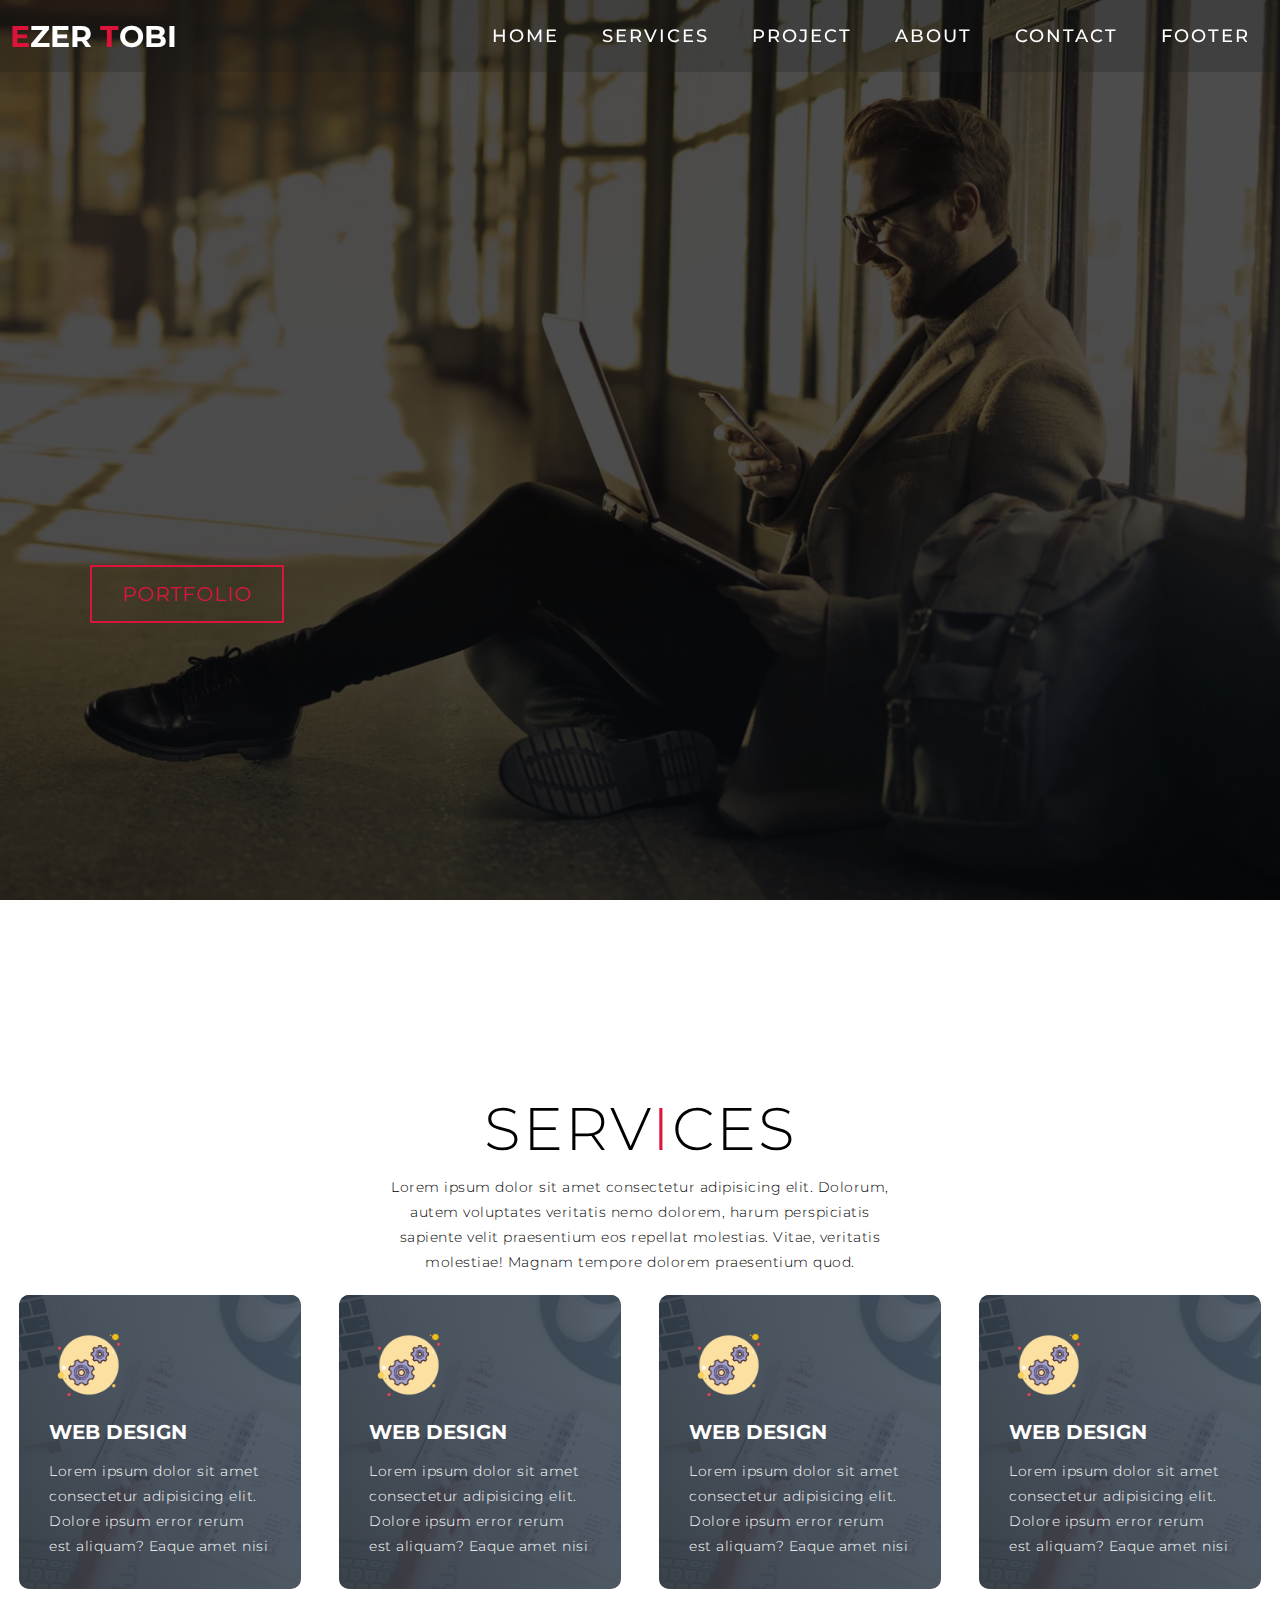
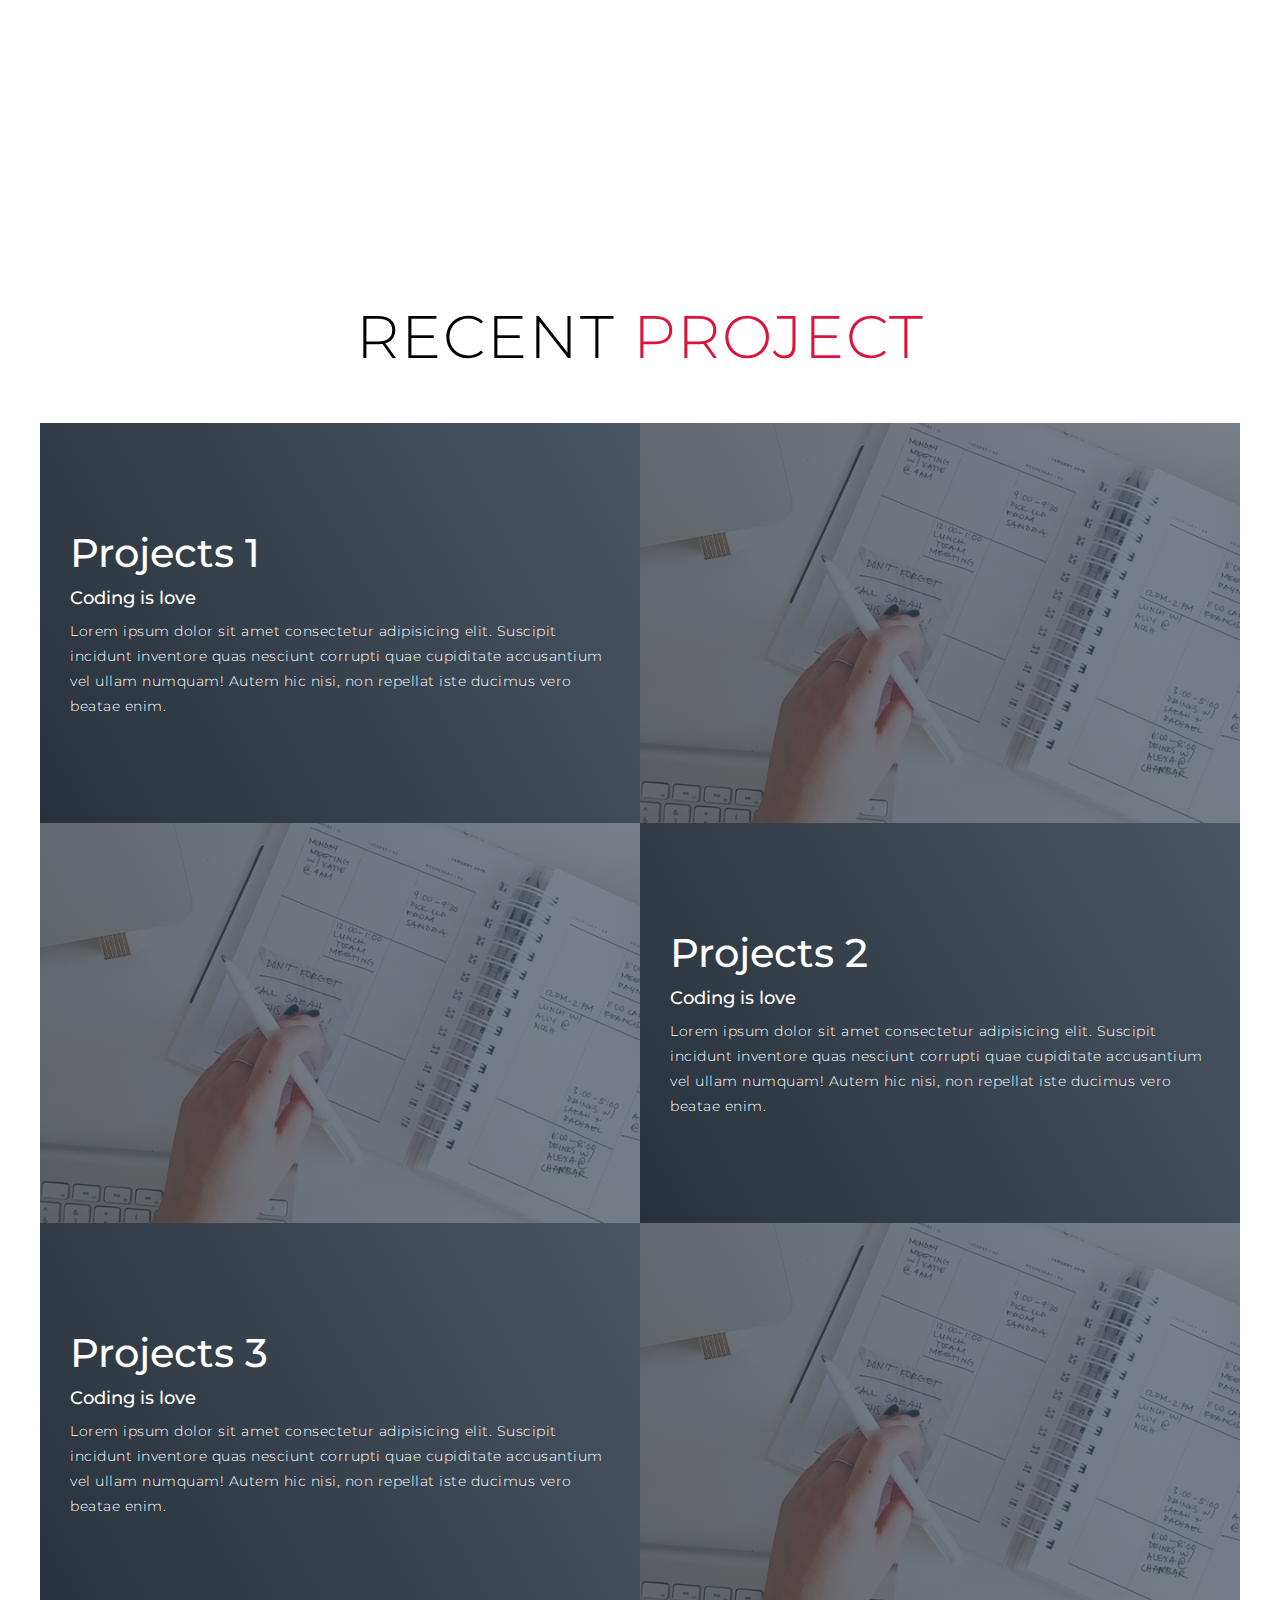
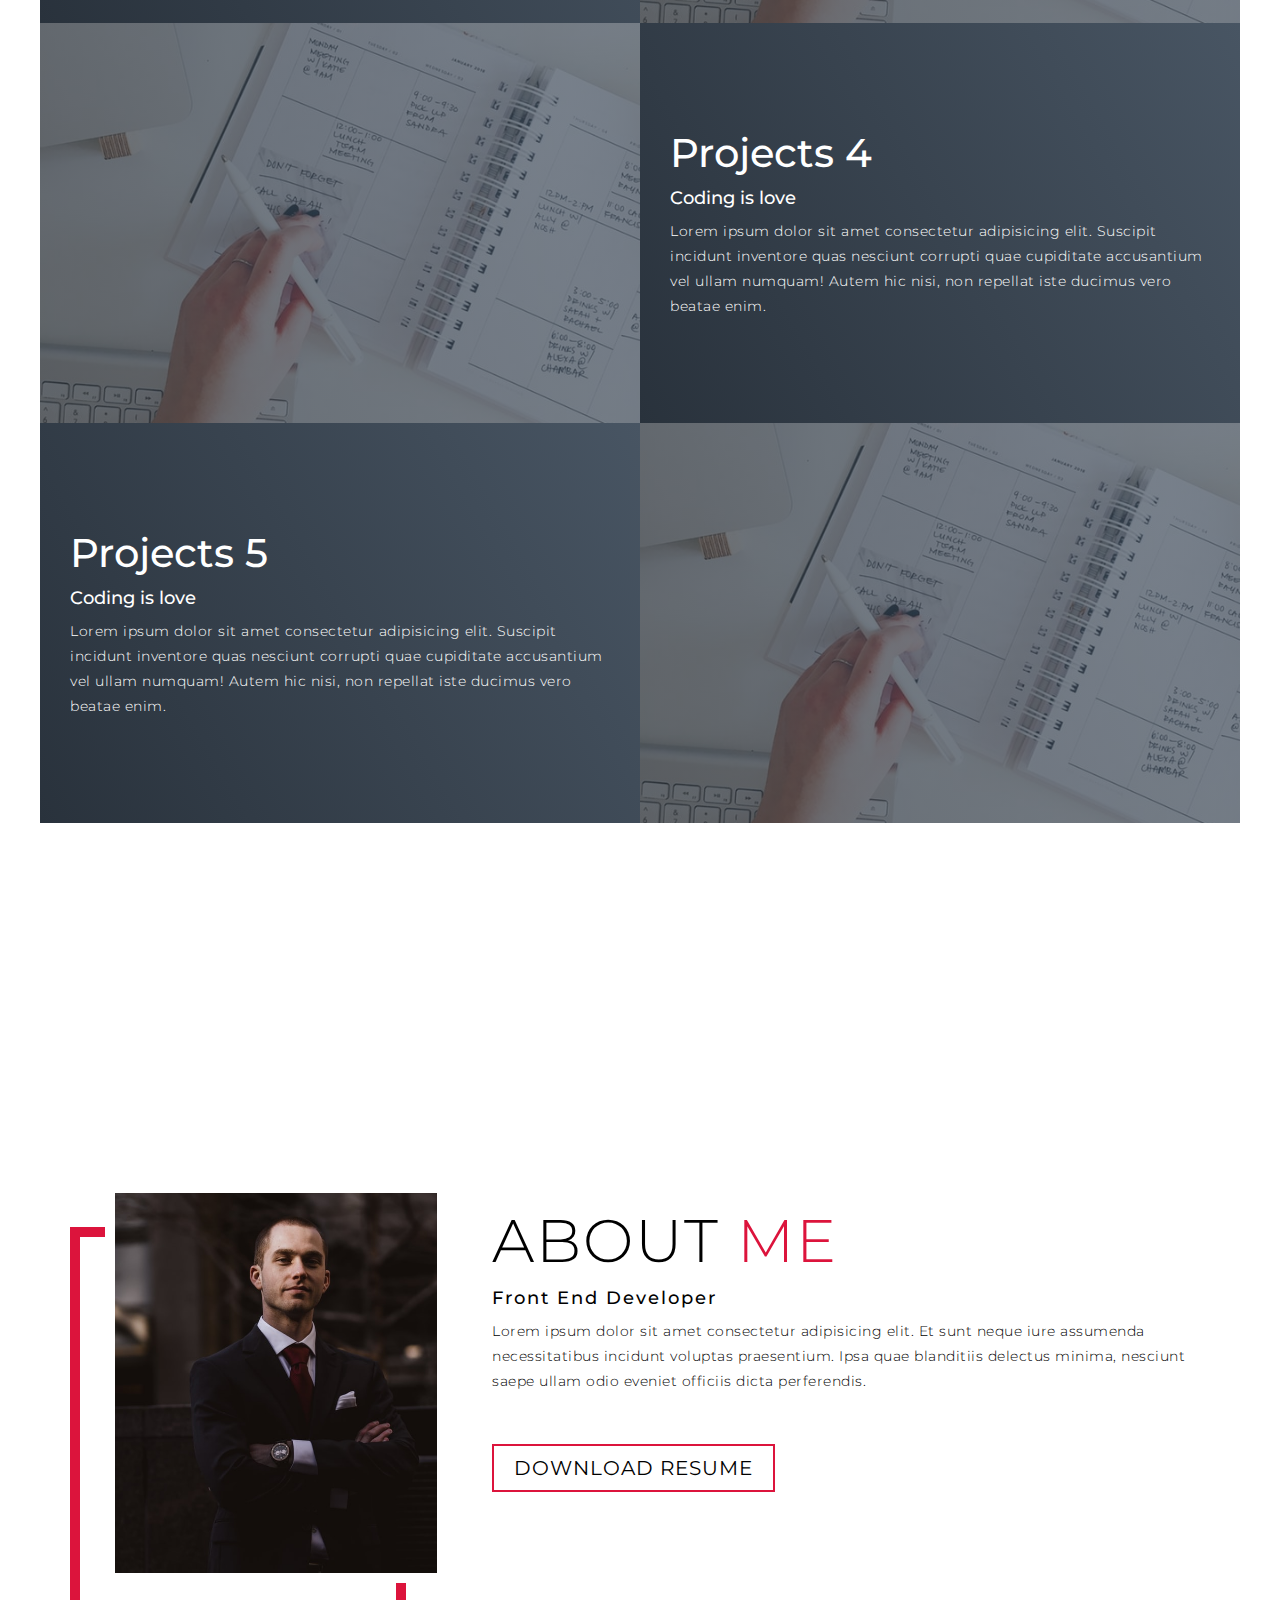
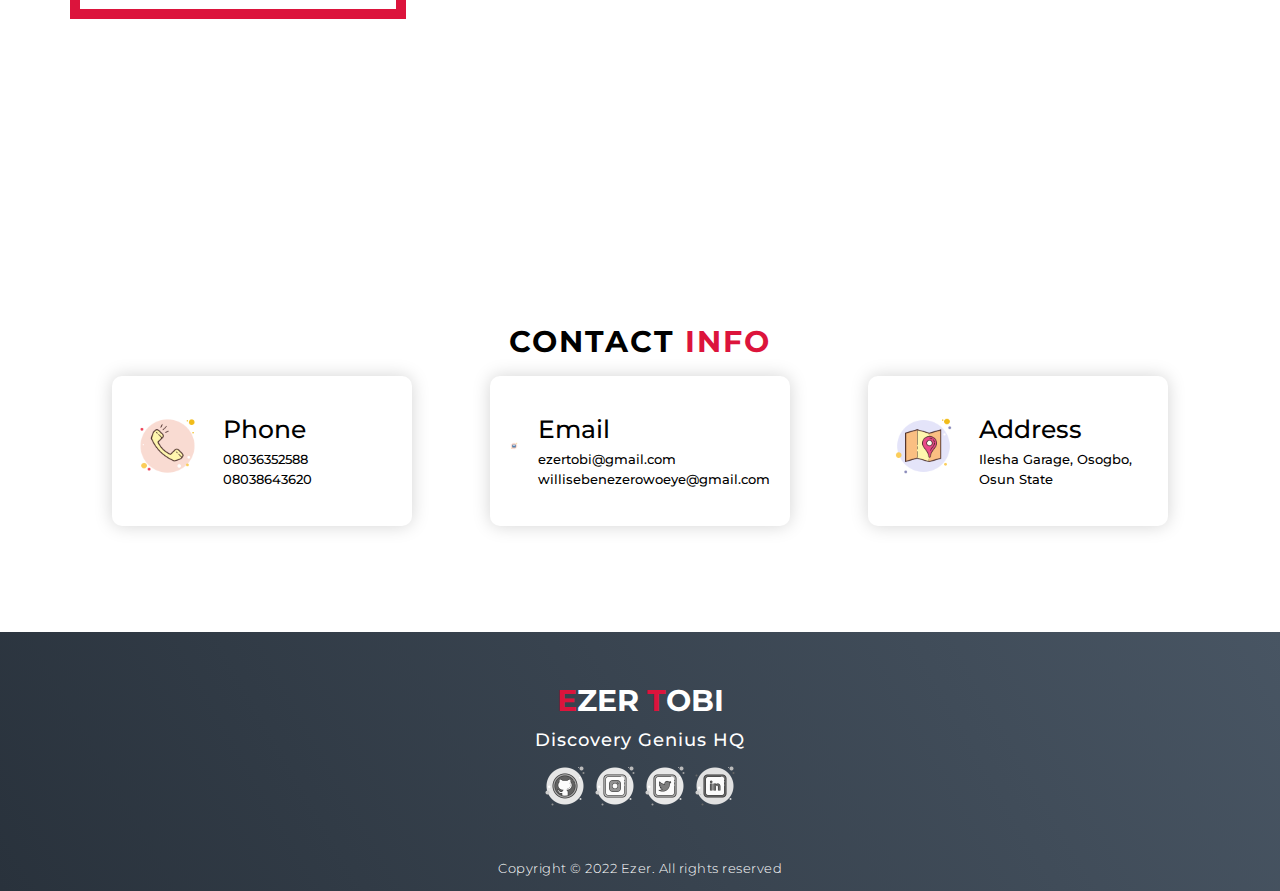
<file: index.html>
<!DOCTYPE html>
<html lang="en">
<head>
    <meta charset="UTF-8">
    <meta name="viewport" content="width=device-width, initial-scale=1.0">
    <link rel="stylesheet" href="style.css">
    
    <title>my website</title>
</head>
<body>
    <!-- Header -->
    <section id="header">
        <div class="header container">
            <div class="nav-bar">
                <div class="brand">
                    <a href="#about"><h1><span>E</span>zer <span>T</span>obi</h1></a>
                </div>
                <div class="nav-list">
                    <div class="hamburger"><div class="bar"></div></div>
                    <ul>
                        <li><a href="#hero" data-after="Home">Home</a></li>
                        <li><a href="#services" data-after="Services">Services</a></li>
                        <li><a href="#projects" data-after="Project">Project</a></li>
                        <li><a href="#about" data-after="About">About</a></li>
                        <li><a href="#contact" data-after="Contact">Contact</a></li>
                        <li><a href="#footer" data-after="Footer">Footer</a></li>
                    </ul>
                </div>
            </div>
        </div>
    </section>
    <!-- End Header -->
    <!-- Hero Section -->
    <section id="hero"> 
        <div class="hero container">
            <div>
            <h1>Hello, <span></span></h1>
            <h1>My Name is <span></span></h1>
            <h1>Ezer <span></span></h1>
            <a href="#projects" type="botton" class="cta">Portfolio</a>

            </div>
        </div>
<!-- End Hero Section -->
        </section>
   <!-- Service Section -->
   <section id="services">
    <div class="services container">
        <div class="service-top">
            <h1 class="section-title">Serv<span>i</span>ces</h1>
            <p>Lorem ipsum dolor sit amet consectetur adipisicing elit. Dolorum, autem voluptates
                 veritatis nemo dolorem, harum perspiciatis sapiente velit praesentium eos repellat molestias.
                  Vitae, veritatis molestiae! Magnam tempore dolorem praesentium quod.</p>
        </div>
        <div class="service-bottom">
            <div class="service-item">
                <div class="icon"><img src="./img/services.png" alt=""></div>
                <h2>Web Design</h2>
                <p>Lorem ipsum dolor sit amet consectetur adipisicing elit. 
                    Dolore ipsum error rerum est aliquam? Eaque amet nisi</p>
            </div>
            <div class="service-item">
                <div class="icon"><img src="./img/services.png" alt=""></div>
                <h2>Web Design</h2>
                <p>Lorem ipsum dolor sit amet consectetur adipisicing elit. 
                    Dolore ipsum error rerum est aliquam? Eaque amet nisi</p>
            </div>
            <div class="service-item">
                <div class="icon"><img src="./img/services.png" alt=""></div>
                <h2>Web Design</h2>
                <p>Lorem ipsum dolor sit amet consectetur adipisicing elit. 
                    Dolore ipsum error rerum est aliquam? Eaque amet nisi</p>
            </div>
            <div class="service-item">
                <div class="icon"><img src="./img/services.png" alt=""></div>
                <h2>Web Design</h2>
                <p>Lorem ipsum dolor sit amet consectetur adipisicing elit. 
                    Dolore ipsum error rerum est aliquam? Eaque amet nisi</p>
            </div>
        </div>
    </div>
        <!-- End Service Section -->
        
        <!--Project Section  -->
    <section id="projects">
        <div class="projects container">
                <div class="projects-header">
                    <h1 class="section-title">Recent <span>Project</span></h1>
                </div>
                <div class="all-projects">
                    <div class="project-item">
                        <div class="project-info">
                        <h1>Projects 1</h1>
                        <h2>Coding is love</h2>
                        <p>Lorem ipsum dolor sit amet consectetur adipisicing elit. 
                            Suscipit incidunt inventore quas nesciunt corrupti quae 
                            cupiditate accusantium vel ullam numquam! Autem hic nisi, 
                            non repellat iste ducimus vero beatae enim.</p>
                        </div>
                        <div class="project-img">
                        <img src="./img/img-1.png" alt="img">
                        </div>
                    </div>
                    <div class="project-item">
                        <div class="project-info">
                        <h1>Projects 2</h1>
                        <h2>Coding is love</h2>
                        <p>Lorem ipsum dolor sit amet consectetur adipisicing elit. 
                            Suscipit incidunt inventore quas nesciunt corrupti quae 
                            cupiditate accusantium vel ullam numquam! Autem hic nisi, 
                            non repellat iste ducimus vero beatae enim.</p>
                        </div>
                        <div class="project-img">
                        <img src="./img/img-1.png" alt="img">
                        </div>
                    </div>
                    <div class="project-item">
                        <div class="project-info">
                        <h1>Projects 3</h1>
                        <h2>Coding is love</h2>
                        <p>Lorem ipsum dolor sit amet consectetur adipisicing elit. 
                            Suscipit incidunt inventore quas nesciunt corrupti quae 
                            cupiditate accusantium vel ullam numquam! Autem hic nisi, 
                            non repellat iste ducimus vero beatae enim.</p>
                        </div>
                        <div class="project-img">
                        <img src="./img/img-1.png" alt="img">
                        </div>
                    </div>
                    <div class="project-item">
                        <div class="project-info">
                        <h1>Projects 4</h1>
                        <h2>Coding is love</h2>
                        <p>Lorem ipsum dolor sit amet consectetur adipisicing elit. 
                            Suscipit incidunt inventore quas nesciunt corrupti quae 
                            cupiditate accusantium vel ullam numquam! Autem hic nisi, 
                            non repellat iste ducimus vero beatae enim.</p>
                        </div>
                        <div class="project-img">
                        <img src="./img/img-1.png" alt="img">
                        </div>
                    </div>
                    <div class="project-item">
                        <div class="project-info">
                        <h1>Projects 5</h1>
                        <h2>Coding is love</h2>
                        <p>Lorem ipsum dolor sit amet consectetur adipisicing elit. 
                            Suscipit incidunt inventore quas nesciunt corrupti quae 
                            cupiditate accusantium vel ullam numquam! Autem hic nisi, 
                            non repellat iste ducimus vero beatae enim.</p>
                        </div>
                        <div class="project-img">
                        <img src="./img/img-1.png" alt="img">
                        </div>
                    </div>
           
            </div>

        </div>
    </section>
        <!--End Project Section  -->
<!-- About Section -->
<section id="about">
    <div class="about container">
        <div class="col-left">
            <div class="about-img">
                <img src="./img/img-2.png" alt="img">
            </div>
        </div>
        <div class="col-right">
            <h1 class="section-title">About <span>Me</span></h1>
            <h2>Front End Developer</h2>
            <p>Lorem ipsum dolor sit amet consectetur adipisicing elit. 
                Et sunt neque iure assumenda necessitatibus incidunt voluptas praesentium. 
                Ipsa quae blanditiis delectus minima,
                 nesciunt saepe ullam odio eveniet officiis dicta perferendis.</p>
                 <a href="#" class="cta">Download Resume</a>
        </div>
    </div>

</section>
<!--End  About Section -->
<!-- Contact Section -->
<section id="contact">
    <div class="contact container">
        <div>
            <h1 class="section-title">Contact <span>info</span></h1>
        </div>
        <div class="contact-items">
            <div class="contact-item">
                <div class="icon"><img src="./img/phone.png"></div>
                <div class="contact-info">
                    <h1>Phone</h1>
                    <h2>08036352588</h2>
                    <h2>08038643620</h2>
                </div>
            </div>
            <div class="contact-item">
                <div class="icon"><img src="./img/new-post.png"></div>
                <div class="contact-info">
                    <h1>Email</h1>
                    <h2>ezertobi@gmail.com</h2>
                    <h2>willisebenezerowoeye@gmail.com</h2>
                </div> 
            </div>
            <div class="contact-item">
                <div class="icon"><img src="./img/map-marker.png"></div>
                <div class="contact-info">
                    <h1>Address</h1>
                    <h2>Ilesha Garage, Osogbo, Osun State</h2>
                </div>
            </div>
        </div>
    </div>
</section>
<!-- End Contact Section -->
<!-- Footer -->
<section id="footer">
    <div class="footer container">
        <div class="brand"><h1><span>E</span>zer <span>T</span>obi</h1></div>
        <h2>Discovery Genius HQ</h2>
        <div class="social-icon">
            <div class="social-item">
                <a href="#"><img src="./img/icons8-github-100.png" alt="github-icon"></a>
            </div>
            <div class="social-item">
                <a href="#"><img src="./img/instagram-new.png" alt="ig-icon"></a>
            </div>
            <div class="social-item">
                <a href="#"><img src="./img/icons8-twitter-squared-100.png" alt="twitter-icon"></a>
            </div>
            <div class="social-item">
                <a href="#"><img src="./img/icons8-linkedin-100.png" alt="linkedIn-icon"></a>
            </div>
        </div>
        <p>Copyright © 2022 Ezer. All rights reserved</p>
    </div>
</section>

<!-- End Footer -->
<script src="./app.js"></script>
</body>
</html>
</file>
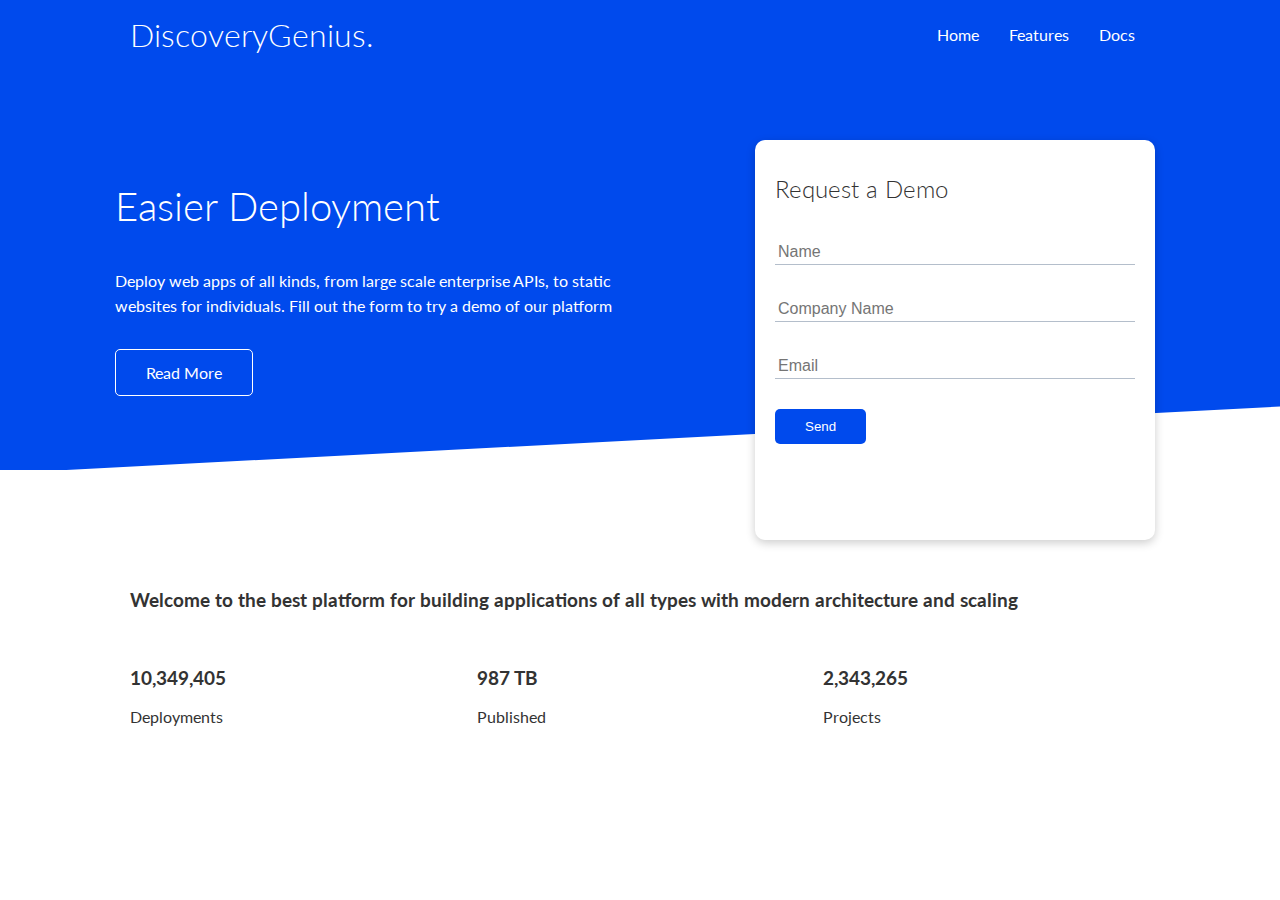
<file: Landing/index.html>
<!DOCTYPE html>
<html lang="en">
<head>
    <meta charset="UTF-8">
    <meta name="viewport" content="width=device-width, initial-scale=1.0">
     <link rel="stylesheet" href="https://cdnjs.cloudflare.com/ajax/libs/font-awesome/5.15.1/css/all.min.css" 
     integrity="sha512-+4zCK9k+qNFUR5X+cKL9EIR+ZOhtIloNl9GIKS57V1MyNsYpYcUrUeQc9vNfzsWfV28IaLL3i96P9sdNyeRssA==" 
     crossorigin="anonymous" referrerpolicy="no-referrer" />
    <link rel="stylesheet" href="css/style.css">
    <link rel="stylesheet" href="css/utilities.css">
    <title>DiscoveryGenius</title>
</head>
<body>
    <!-- NavBar -->
    <div class="navbar">
        <div class="container flex">
            <h1 class="logo">DiscoveryGenius.</h1>
            <nav>
                <ul>
                    <li><a href="index.html">Home</a></li>
                    <li><a href="features.html">Features</a></li>
                    <li><a href="docs.html">Docs</a></li>
                </ul>
            </nav>
        </div>
    </div>
    
    <!-- Showcase -->
    <section class="showcase">
        <div class="container grid">
            <div class="showcase-text">
                <h1>Easier Deployment</h1>
                <p>Deploy web apps of all kinds, from large scale
                    enterprise APIs, to static websites for individuals.
                    Fill out the form to try a demo of our platform
                </p>
                <a href="features.html" class="btn btn-outline">Read More</a>
            </div>
            
            <div class="showcase-form card">
                <h2>Request a Demo</h2>
                <form>
                    <div class="form-control">
                        <input type="text" name="name" placeholder="Name" required>
                    </div>
                    <div class="form-control">
                        <input type="text" name="Company Name" placeholder="Company Name" required>
                    </div>
                    <div class="form-control">
                        <input type="email" name="email" placeholder="Email" required>
                    </div>
                    <input type="submit" value="Send" class="btn btn-primary">
                </form>
            </div>
        </div>
    </section>
<!-- Stats -->
<section class="stats">
    <div class="container">
        <h3 class="stats-heading text-center my-1">
            Welcome to the best platform for building applications of all
            types with modern architecture and scaling
        </h3>
        <div class="grid grid-3 text-container my-4">
        <div>
            <i class="fas fa-server fa-3x"></i>
            <h3>10,349,405</h3>
            <p class="text-secondary">Deployments</p>
        </div>
        <div>   
            <i class="fas fa-upload fa-3x"></i>
            <h3>987 TB</h3>
            <p class="text-secondary">Published</p>
        </div>
        <div>
            <i class="fas fa-project-diagram fa-3x"></i>
            <h3>2,343,265</h3>
            <p class="text-secondary">Projects</p>
        </div>
    </div>
</div>



</section>














</body>
</html>
</file>
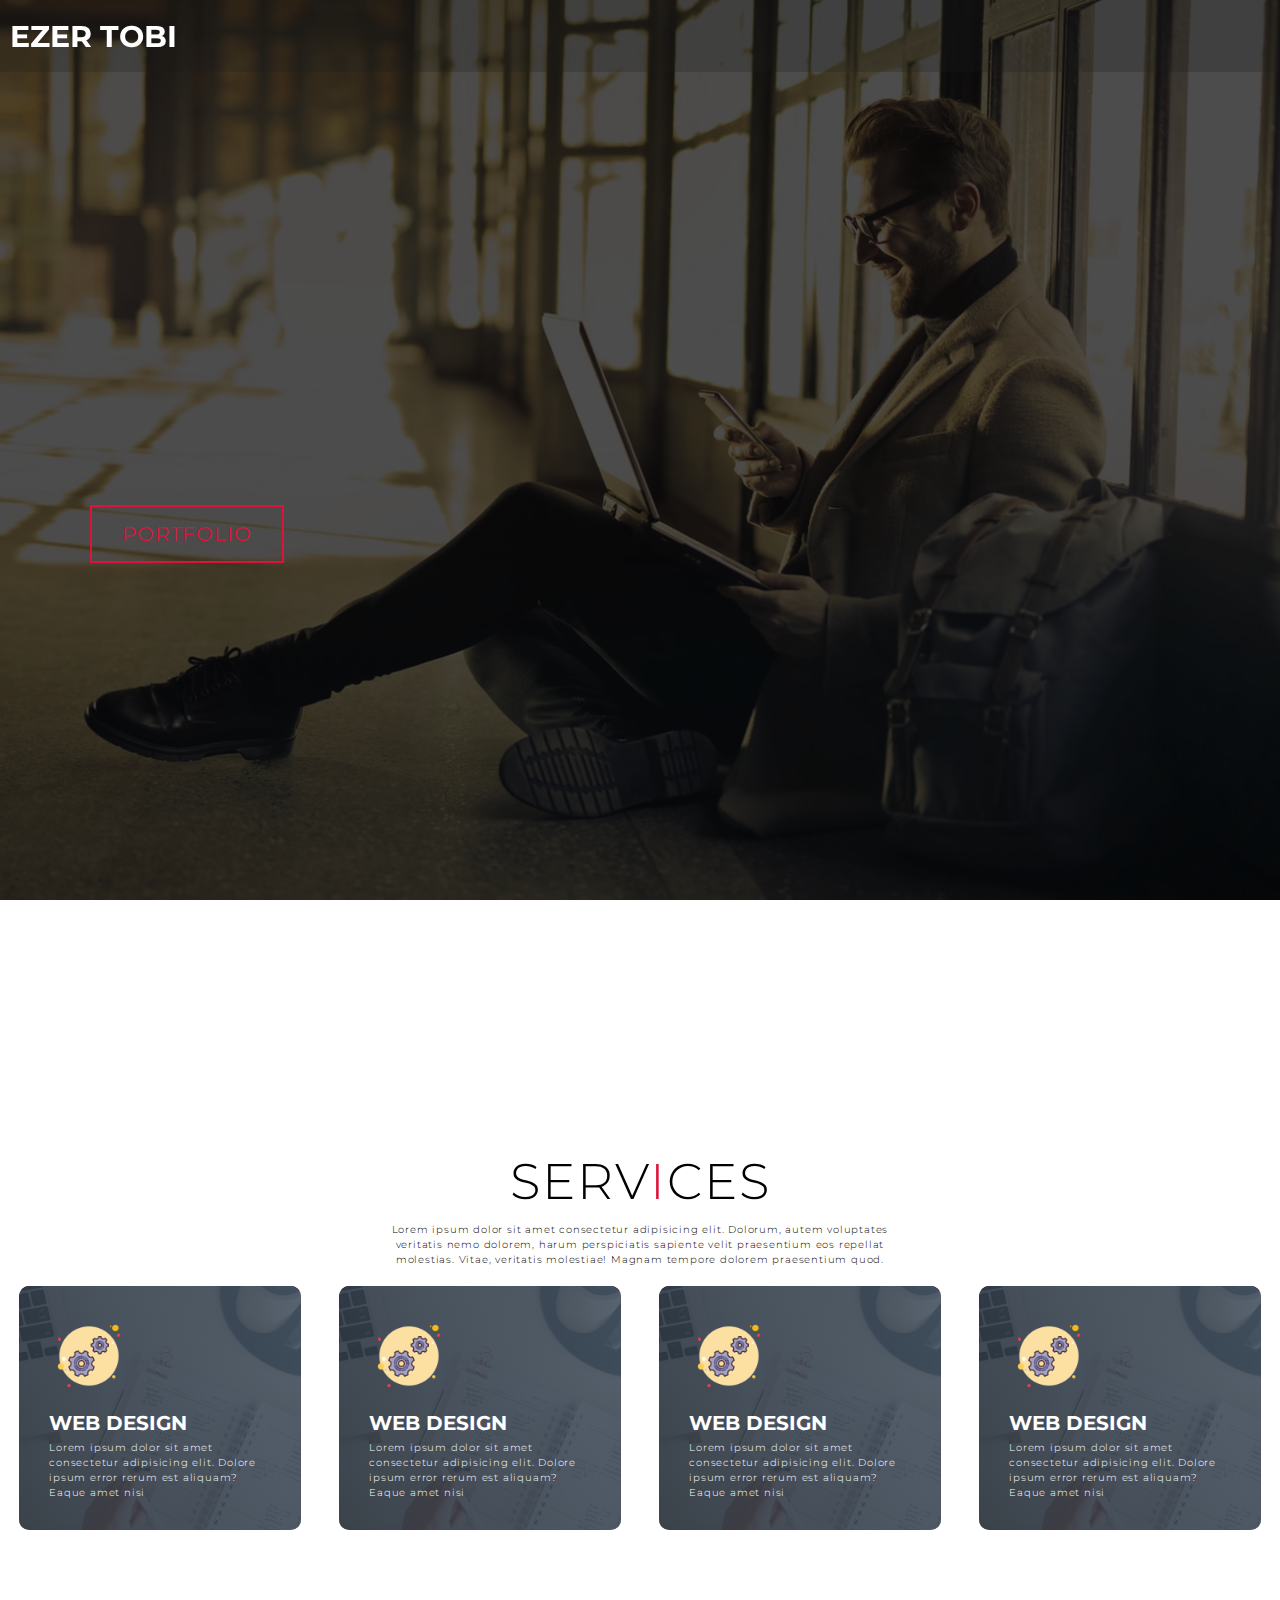
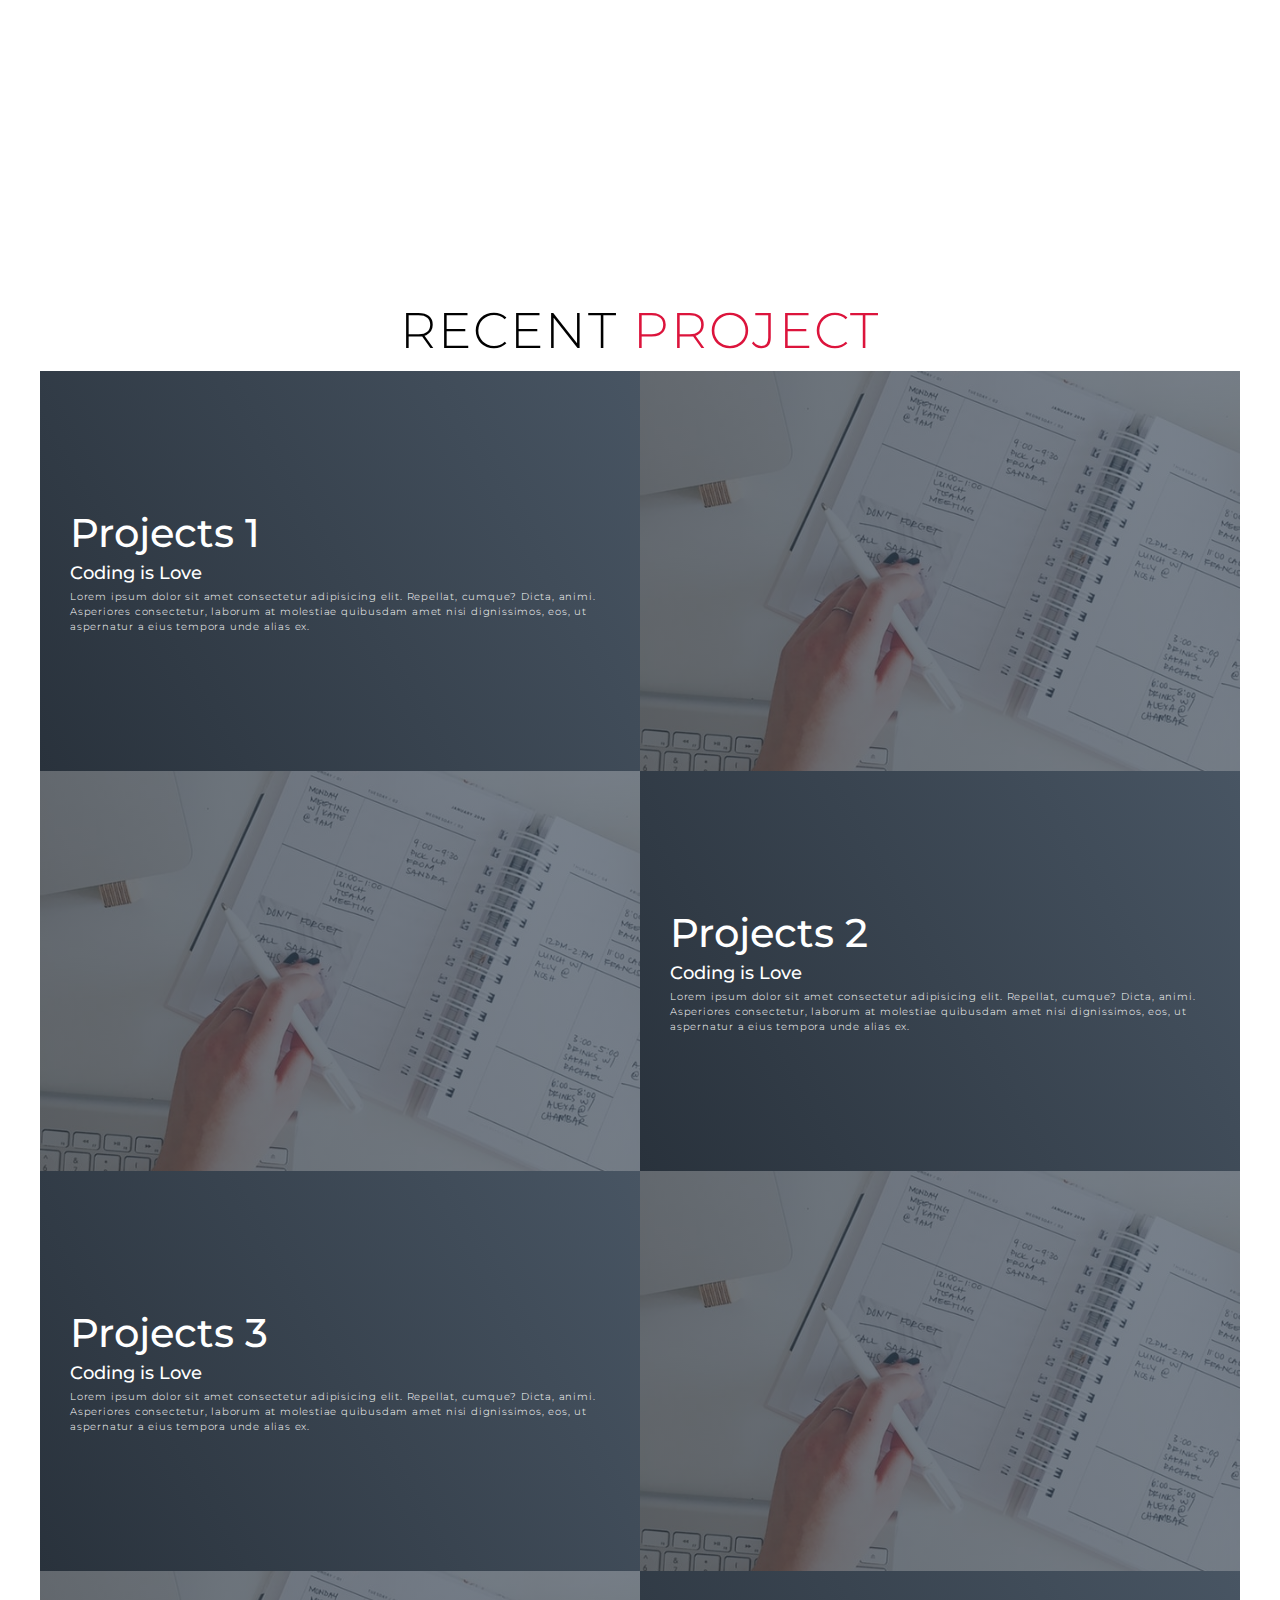
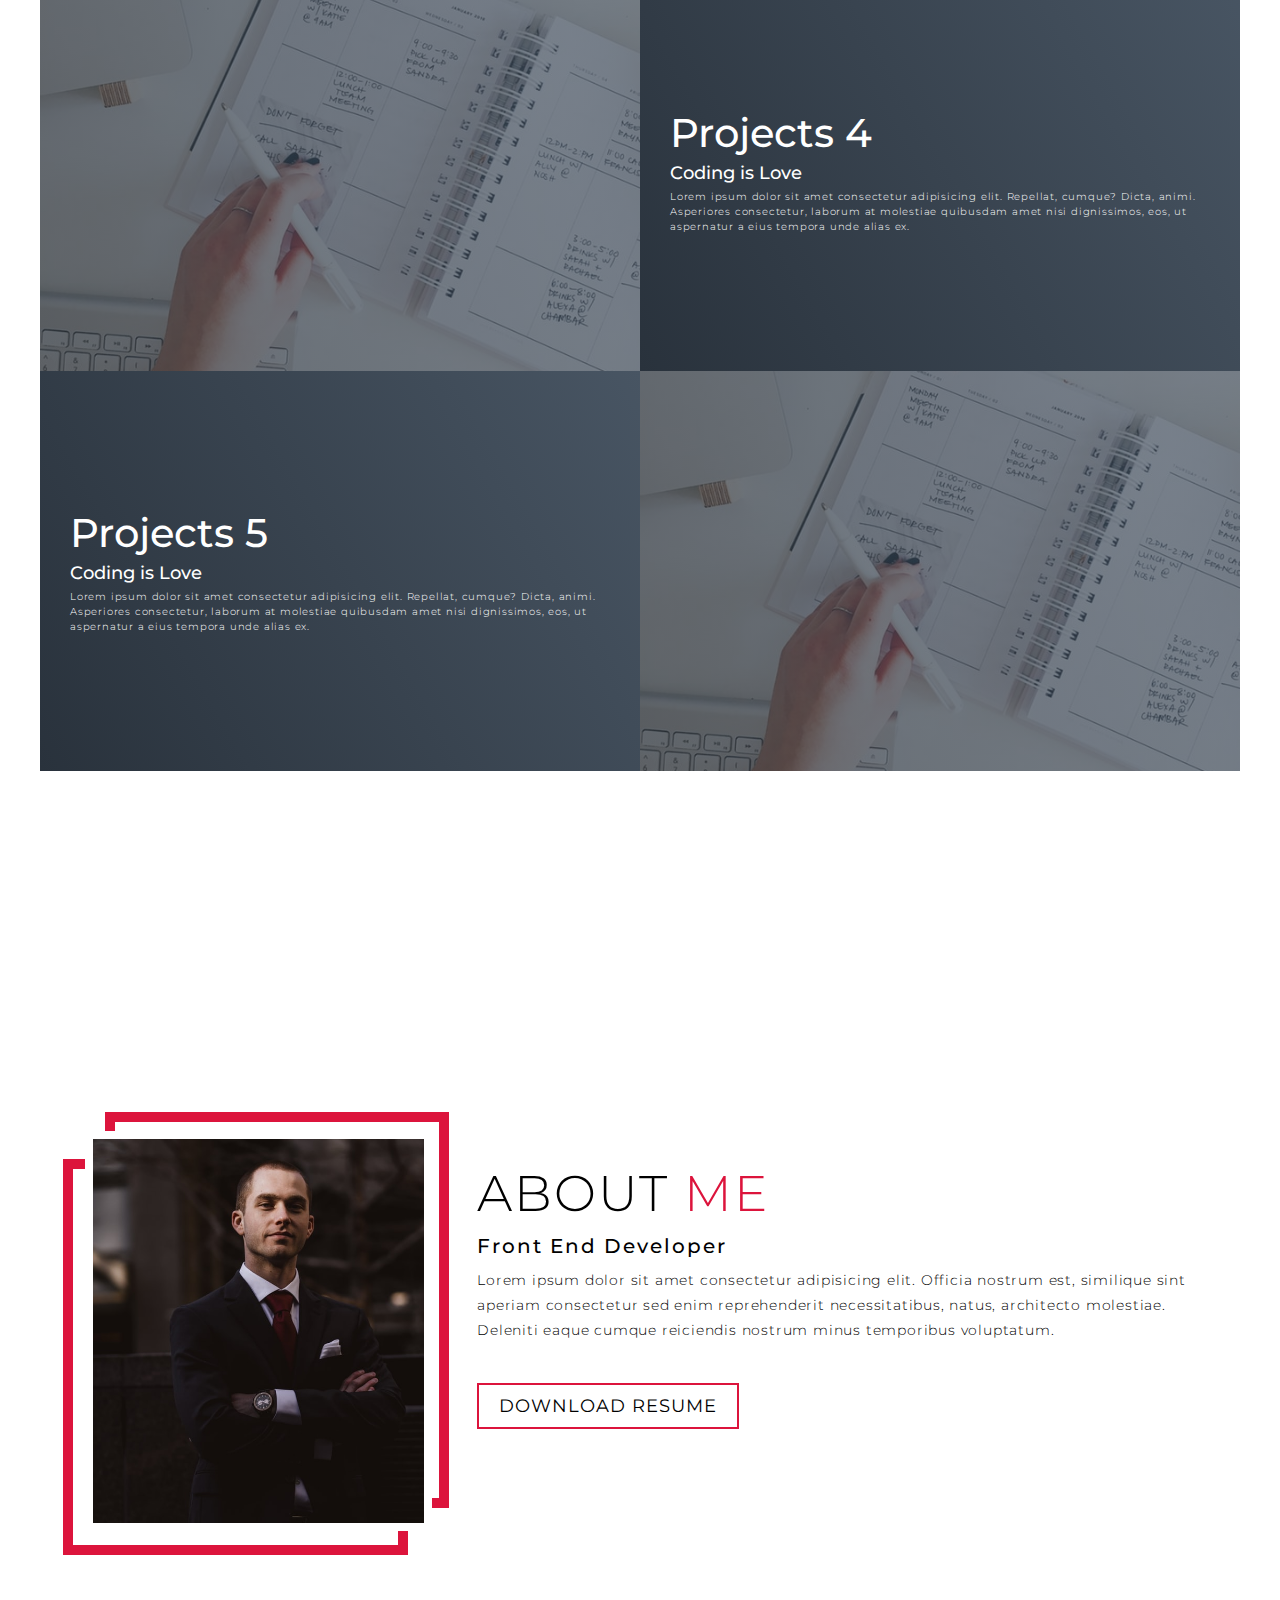
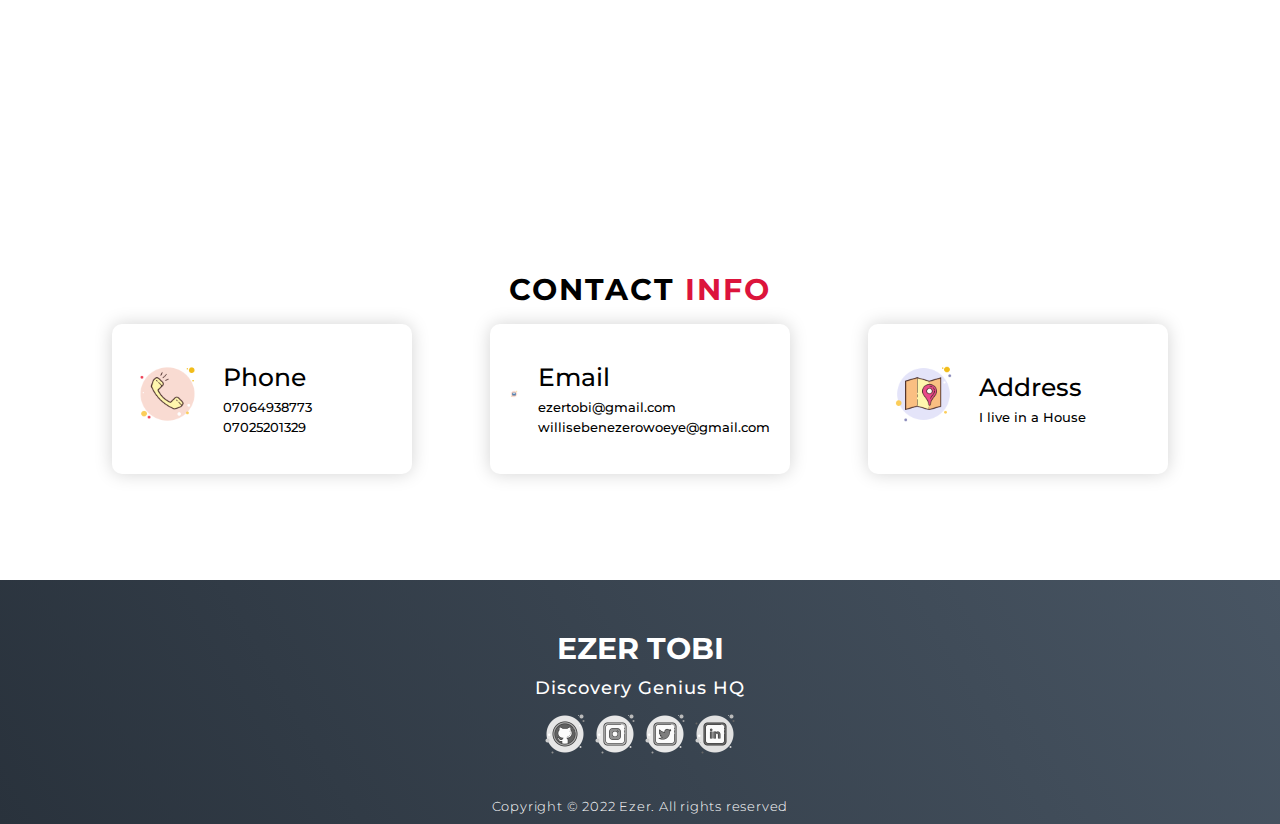
<file: my_index.html>
<!DOCTYPE html>
<html lang="en">
<head>
    <meta charset="UTF-8">
    <meta name="viewport" content="width=device-width, initial-scale=1.0">
    <title>MyWork</title>
    <link rel="stylesheet" href="./my_style.css">
</head>
<body>
    <!-- header section -->
    <section id="header">
        <div class="header container">
            <div class="nav-bar">
                <div class="brand">
                    <a href="#about"><h1>ezer tobi</h1></a>
                </div>
                <div class="nav-list">
                    <ul>
                        <li><a href="#hero">Home</a></li>
                        <li><a href="#services">Services</a></li>
                        <li><a href="#projects">Project</a></li>
                        <li><a href="#about">About</a></li>
                        <li><a href="#contact">Contact</a></li>
                        <li><a href="#footer">Others</a></li>
                    </ul>
                </div>

            </div>
        </div>
    </section>
    <!-- end header section -->
    <!-- Hero Sectiom -->
    <section id="hero">
        <div class="hero container">
            <div>
            <h1>Hello <span></span></h1>
            <h1>My Name is <span></span></h1>
            <h1>Ezer <span></span></h1>
            <a href="#" type="botton" class="cta">Portfolio</a>
            </div>
        </div>
    </section>
    <!--End  Hero Sectiom -->
     <!-- Service Section -->
   <section id="services">
    <div class="services container">
        <div class="service-top">
            <h1 class="section-title">Serv<span>i</span>ces</h1>
            <p>Lorem ipsum dolor sit amet consectetur adipisicing elit. Dolorum, autem voluptates
                 veritatis nemo dolorem, harum perspiciatis sapiente velit praesentium eos repellat molestias.
                  Vitae, veritatis molestiae! Magnam tempore dolorem praesentium quod.</p>
        </div>
        <div class="service-bottom">
            <div class="service-item">
                <div class="icon"><img src="./img/services.png" alt=""></div>
                <h2>Web Design</h2>
                <p>Lorem ipsum dolor sit amet consectetur adipisicing elit. 
                    Dolore ipsum error rerum est aliquam? Eaque amet nisi</p>
            </div>
            <div class="service-item">
                <div class="icon"><img src="./img/services.png" alt=""></div>
                <h2>Web Design</h2>
                <p>Lorem ipsum dolor sit amet consectetur adipisicing elit. 
                    Dolore ipsum error rerum est aliquam? Eaque amet nisi</p>
            </div>
            <div class="service-item">
                <div class="icon"><img src="./img/services.png" alt=""></div>
                <h2>Web Design</h2>
                <p>Lorem ipsum dolor sit amet consectetur adipisicing elit. 
                    Dolore ipsum error rerum est aliquam? Eaque amet nisi</p>
            </div>
            <div class="service-item">
                <div class="icon"><img src="./img/services.png" alt=""></div>
                <h2>Web Design</h2>
                <p>Lorem ipsum dolor sit amet consectetur adipisicing elit. 
                    Dolore ipsum error rerum est aliquam? Eaque amet nisi</p>
            </div>
        </div>
    </div>
        <!-- End Service Section -->

        <!-- Project section -->
        <section id="projects">
            <div class="projects container">
                <div class="project-header">
                    <h1 class="section-title">Recent <span>Project</span></h1>
                </div>
                <div class="all-projects">
                    <div class="project-item">
                    <div class="project-info">
                        <h1>Projects 1</h1>
                        <h2>Coding is Love</h2>
                        <p>Lorem ipsum dolor sit amet consectetur adipisicing elit. 
                            Repellat, cumque? Dicta, animi. Asperiores consectetur, 
                            laborum at molestiae quibusdam amet nisi dignissimos, eos, 
                            ut aspernatur a eius tempora unde alias ex.</p>
                    </div>
                    <div class="project-img">
                        <img src="./img/img-1.png" alt="img">
                    </div>
                 </div>
                 <div class="project-item">
                    <div class="project-info">
                        <h1>Projects 2</h1>
                        <h2>Coding is Love</h2>
                        <p>Lorem ipsum dolor sit amet consectetur adipisicing elit. 
                            Repellat, cumque? Dicta, animi. Asperiores consectetur, 
                            laborum at molestiae quibusdam amet nisi dignissimos, eos, 
                            ut aspernatur a eius tempora unde alias ex.</p>
                    </div>
                    <div class="project-img">
                        <img src="./img/img-1.png" alt="img">
                    </div>
                 </div>
                 <div class="project-item">
                    <div class="project-info">
                        <h1>Projects 3</h1>
                        <h2>Coding is Love</h2>
                        <p>Lorem ipsum dolor sit amet consectetur adipisicing elit. 
                            Repellat, cumque? Dicta, animi. Asperiores consectetur, 
                            laborum at molestiae quibusdam amet nisi dignissimos, eos, 
                            ut aspernatur a eius tempora unde alias ex.</p>
                    </div>
                    <div class="project-img">
                        <img src="./img/img-1.png" alt="img">
                    </div>
                 </div>
                 <div class="project-item">
                    <div class="project-info">
                        <h1>Projects 4</h1>
                        <h2>Coding is Love</h2>
                        <p>Lorem ipsum dolor sit amet consectetur adipisicing elit. 
                            Repellat, cumque? Dicta, animi. Asperiores consectetur, 
                            laborum at molestiae quibusdam amet nisi dignissimos, eos, 
                            ut aspernatur a eius tempora unde alias ex.</p>
                    </div>
                    <div class="project-img">
                        <img src="./img/img-1.png" alt="img">
                    </div>
                 </div>
                 <div class="project-item">
                    <div class="project-info">
                        <h1>Projects 5</h1>
                        <h2>Coding is Love</h2>
                        <p>Lorem ipsum dolor sit amet consectetur adipisicing elit. 
                            Repellat, cumque? Dicta, animi. Asperiores consectetur, 
                            laborum at molestiae quibusdam amet nisi dignissimos, eos, 
                            ut aspernatur a eius tempora unde alias ex.</p>
                    </div>
                    <div class="project-img">
                        <img src="./img/img-1.png" alt="img">
                    </div>
                 </div>
                </div>
            </div>
        </section>
        <!-- End Project section -->

        <!-- About Section -->
        <section id="about">
            <div class="about container">
                <div class="col-left">
                    <div class="about-img">
                        <img src="./img/img-2.png" alt="img">
                    </div>
                </div>
                <div class="col-right">
                    <h1 class="section-title">About <span>Me</span></h1>
                    <h2>Front End Developer</h2>
                    <p>Lorem ipsum dolor sit amet consectetur adipisicing elit.
                        Officia nostrum est, similique sint aperiam consectetur sed enim reprehenderit necessitatibus, natus, architecto molestiae.
                        Deleniti eaque cumque reiciendis nostrum minus temporibus voluptatum.</p>
                    <a href="#" class="cta">Download Resume</a>
                </div>
                    
            </div>
        </section>
        <!-- End About Section -->

        <!-- Contact Section -->
        <section id="contact">
            <div class="contact container">
                <div>
                    <h2 class="section-title">Contact <span>Info</span></h2>
                </div>
                <div class="contact-items">
                    <div class="contact-item">
                       <div class="icon"><img src="./img/phone.png" alt="img"> </div> 
                        <div class="contact-info">
                        <h1>Phone</h1>
                        <h2>07064938773</h2>
                        <h2>07025201329</h2>
                        </div>
                    </div>
                    <div class="contact-item">
                       <div class="icon"><img src="./img/new-post.png" alt="img"></div> 
                        <div class="contact-info">
                        <h1>Email</h1>
                        <h2>ezertobi@gmail.com</h2>
                        <h2>willisebenezerowoeye@gmail.com</h2>
                    </div>
                    </div>
                    <div class="contact-item">
                        <div class="icon"><img src="./img/map-marker.png" alt="img"></div>
                    <div class="contact-info">
                        <h1>Address</h1>
                        <h2>I live in a House</h2>
                    </div>

                </div>
                
            </div>
        </section>

        <!-- End Contact Section -->
        <!-- Footer section -->
        <section id="footer">
            <div class="footer container">
                <div class="brand"><h1>ezer tobi</h1></div>
                <h2>Discovery Genius HQ</h2>
                <div class="social-icon">
                    <div class="social-item">
                        <a href="#"><img src="./img/icons8-github-100.png" alt="github-icon"></a>
                    </div>
                    <div class="social-item">
                        <a href="#"><img src="./img/instagram-new.png" alt="ig-icon"></a>
                    </div>
                    <div class="social-item">
                        <a href="#"><img src="./img/icons8-twitter-squared-100.png" alt="twitter-icon"></a>
                    </div>
                    <div class="social-item">
                        <a href="#"><img src="./img/icons8-linkedin-100.png" alt="linkedIn-icon"></a>
                    </div>
                </div>
                <p>Copyright © 2022 Ezer. All rights reserved</p>

                </div>
            </div>
        </section>
        <!-- End footer section -->
</body>
</html>
</file>
<file: style.css>
@import url('https://fonts.googleapis.com/css2?family=Montserrat:wght@300;400;700&display=swap');
* {
    padding:0;
    margin:0;
    box-sizing: border-box;
}
html {
    font-size: 10px;
    font-family:'Montserrat', sans-serif;
    scroll-behavior: smooth;
}
a {
    text-decoration:none;
}
.container {
    min-height:100vh;
    width:100%;
    display: flex;
    align-items:center;
    justify-content: center;
}
img {
    height:100%;
    width:100%;
    object-fit: cover;
}
p {
    color:black;
    font-size:1.4rem;
    margin-top:10px;
    line-height:2.5rem; 
    font-weight:300;
    letter-spacing: .05rem;
}
.section-title {
    font-size:4rem;
    font-weight:300;
    color:black;
    margin-bottom: 10px;
    text-transform: uppercase;
    letter-spacing: .2rem;
    text-align:center;
}

.section-title span {
    color:crimson;
}
.cta {
    display: inline-block;
    padding: 10px 30px;
    color: crimson;
    background-color: transparent;
    border:2px solid crimson;
    font-size:2rem;
    text-transform: uppercase;
    letter-spacing:0.1rem;
    margin-top: 30px;
    transition: 0.3s ease;
    transition-property: background-color, color;
}
.cta:hover {
    color:white;
    background-color:crimson;
}
.brand h1 {
    font-size: 3rem;
    text-transform: uppercase;
    color:white;
}
.brand h1 span {
    color:crimson;
}

/* Header Section*/
#header {
    position:fixed;
    z-index: 1000;
    left: 0;
    top: 0;
    width: 100vw;
    height: auto;
}
#header .header {
    min-height: 8vh;
    background-color: rgba(31, 30, 30, 0.24);
    transition: 0.3s ease background-color;

}
#header .nav-bar {
    display: flex;
    align-items: center;
    justify-content: space-between;
    height: 100%;
    width:100%;
    max-width: 1300px;
    padding: 0 10px;
}
#header .nav-list ul {
    list-style: none;
    position: absolute;
    background-color: rgba(31, 30, 30);
    width: 100vw;
    height: 100vh;
    left:100%;
    top: 0;
    display:flex;
    flex-direction: column;
    justify-content: center;
    align-items: center;
    z-index: 1;
    overflow-x: hidden;
    transition: 0.5s ease left;
}
#header .nav-list ul.active {
    left: 0;
}
#header .nav-list ul a {
    font-size: 2.5rem;
    font-weight: 500;
    letter-spacing: 0.2rem;
    text-decoration: none;
    color: white;
    text-transform: uppercase;
    padding: 20px;
    display: block;
}
#header .nav-list ul a::after {
    content: attr(data-after);
    position: absolute;
    top: 50%;
    left: 50%;
    transform: translate(-50%, -50%) scale(0);
    color: rgba(240, 248, 255, 0.021);
    font-size: 13rem;
    letter-spacing: 50px;
    z-index: -1;
    transition: 0.3s ease letter-spacing;
}
#header .nav-list ul li:hover a::after {
    transform: translate(-50%, -50%) scale(1);
    letter-spacing: initial;
}
#header .nav-list ul li:hover a {
    color:crimson;
}
#header .hamburger {
    height: 60px;
    width: 60px;
    display:inline-block;
    border: 3px solid white;
    border-radius: 50%;
    position: relative;
    display: flex;
    align-items: center;
    justify-content: center;
    z-index: 100;
    cursor: pointer;
    transform: scale(0.8);
    margin-right:  20px;
}
#header .hamburger::after {
    content:'';
    position: absolute;
    height: 100%;
    width: 100%;
    border-radius: 50%;
    border: 3px solid white;
    animation: hamburger_pulse 1s ease infinite;
}

#header .hamburger .bar {
    height: 2px;
    width: 30px;
    position: relative;
    background-color: white;
    z-index: -1;
}
#header .hamburger .bar::after,
#header .hamburger .bar::before {
    content: '';
    position: absolute;
    height: 100%;
    width: 100%;
    left: 0;
    background-color: white;
    transition: 0.3s ease;
    transition-property: top bottom;
}
#header .hamburger .bar::after {
    top: 8px;
}
#header .hamburger .bar::before {
    bottom: 8px;
}

#header .hamburger.active .bar::before {
    bottom:0;
}
#header .hamburger.active .bar::after {
    top: 0;
}
/* End Header Section */
/*hero Section*/
#hero {
    background-image: url(./img/hero-bg.png);
    background-size:cover;
    background-position: top center;
    position: relative;
    z-index:0;
}
#hero::after {
    content:'';
    position:absolute;
    left:0;
    top:0;
    height:100%;
    width:100%;
    background-color:black;
    opacity:0.7;
    z-index:-1;
}
#hero .hero {
    max-width:1200px;
    margin: 0 auto;
    padding: 0 50px;
    justify-content: flex-start;
}
#hero h1 {
    display:block;
    width:fit-content;
    font-size:4rem;
    position:relative;
    color: transparent;
    animation:text_reveal .5s ease forwards;
    animation-delay:1s;
}
#hero h1:nth-child(1) {
    animation-delay: 1s;
}
#hero h1:nth-child(2) {
    animation-delay: 2s;
}
#hero h1:nth-child(3) {
    animation:text_reveal_name .5s ease forwards;
    animation-delay: 3s;
}
#hero h1 span {
    position:absolute;
    top:0;
    left:0;
    height: 100%;
    width: 0;
    background-color:crimson;
    animation:text_reveal_box 1s ease;
    animation-delay: .5s;
}
#hero h1:nth-child(1) span {
    animation-delay: .5s;
}
#hero h1:nth-child(2) span {
    animation-delay: 1.5s;
}
#hero h1:nth-child(3) span {
    animation-delay: 2.5s;
}

/*end hero section*/

/* Services section */
#services .services {
    flex-direction:column;
    text-align: center;
    max-width: 1500px;
    margin: 0 auto;
    padding: 100px 0;
}
#services .service-top {
    max-width: 500px;
    margin: 0 auto;
}
#services .service-bottom {
    display:flex;
    align-items:center;
    justify-content: center;
    flex-wrap: wrap;
    justify-content: center;
}
#services .service-item {
    display:flex;
    flex-basis: 80%;
    align-items: flex-start;
    justify-content: center;
   flex-direction: column;
   padding: 30px;
   border-radius: 10px;
   background-image: url(./img/img-1.png);
   background-size: cover;
   margin:10px 5%;
   position:relative;
   z-index:1;
   overflow:hidden;
}

#services .service-item::after  {
    content:'';
    position: absolute;
    left:0;
    top:0;
    height:100%;
    width: 100%;
    background-image:linear-gradient(60deg, #29323c 0%,#485563 100%);
    opacity: 0.9;
    z-index:-1;
}
#services .service-bottom .icon {
    height:80px;
    width:80px;
    margin-bottom: 15px;
}
#services .service-item h2 {
    font-size:2rem;
    color:white;
    margin-bottom: 5px;
    text-transform: uppercase;
}
#services .service-item p {
    color:white;
    text-align:left;
}
/* End Services section */

/* Project Section */

/* End Project Section */
#projects .projects {
    flex-direction:column;
    max-width:1200px;
    margin: 0 auto;
    padding: 100px 0;
}
#projects .projects-header h1 {
    margin-bottom: 50px;
}
#projects .all-projects {
    display:flex;
    align-items:center;
    justify-content: center;
    flex-direction: column;
}
#projects .project-item {
    display: flex;
    align-items: center;
    justify-content: center;
    flex-direction: column;
    width:80%;
    margin:20px auto;
    overflow:hidden;
    border-radius: 10px;
}
#projects .project-info {
    padding:30px;
    flex-basis:50%;
    height:100%;
    display:flex;
    align-items:flex-start;
    justify-content: center;
    flex-direction:column;
    background-image:linear-gradient(60deg, #29323c 0%, #485563 100%);
    color:white;
}
#projects .project-info h1 {
    font-size:4rem;
    font-weight:500;
}
#projects .project-info h2 {
    font-size:1.8rem;
    font-weight: 500;
    margin-top: 10px;
}
#projects .project-info p {
    color:white;
}
#projects .project-img {
    flex-basis: 50%;
    height: 300px;
    overflow: hidden;
    position: relative;
}
#projects .project-img:after {
    content: '';
    position: absolute;
    left: 0;
    top: 0;
    height: 100%;
    width: 100%;
    background-image: linear-gradient(60deg, #29323c 0%, #485563 100%);
    opacity: 0.7;
}
#projects .project-img img {
    transition: 0.3s ease transform;
}
#projects .project-item:hover .project-img img {
    transform: scale(1.1);
}
/* End Projects Section */

/* About Section */
#about .about {
    flex-direction: column-reverse;
    text-align:center;
    max-width:1200px;
    margin:0 auto;
    padding: 100px  20px;
}
#about .col-left {
    width:250px;
    height:360px;
}
#about .col-right {
    width:100%
}
#about .col-right h2 {
    font-size:1.8rem;
    font-weight:500;
    letter-spacing:0.2rem;
    margin-bottom: 10px;
}
#about .col-right p {
    margin-bottom: 20px;
}
#about .col-right .cta {
    color:black;
    margin-bottom:50px;
    padding: 10px 20px;
    font-size: 2rem;
}
#about .col-left .about-img {
    width:100%;
    height:100%;
    position:relative;
    border: 10px solid white;
}
#about .col-left .about-img::after {
    content:'';
    position:absolute;
    left:-33px;
    top:19px;
    height:98%;
    width:98%;
    border:7px solid crimson;
    z-index:-1;
}

/* End About Section */
/* Contact Section */
#contact .contact {
    flex-direction:column;
    max-width:1200px;
    margin:0 auto;
}
#contact .contact-items {
    width: 400px;
}
#contact .contact-item {
    width: 80%;
    padding: 20px;
    margin: 30px;
    text-align: center;
    border-radius:10px;
    box-shadow: 0px 0px 18px 0 #0000002c;
    display: flex;
    flex-direction: column;
   
    align-items: center;
    transition: 0.3s ease box-shadow;
}
#contact .contact-item:hover {
    box-shadow: 0px 0px 5px 0 #0000002c;
}
#contact .icon {
    width:70px;
    margin:0 auto;
    margin-bottom: 10px;
}
#contact .contact-info h1 {
    font-size:2.5rem;
    font-weight:500;
    margin-bottom:5px;
}
#contact .contact-info h2 {
    font-size: 1.3rem;
    line-height:2rem;
    font-weight:500;
}
#contact .section-title {
    font-size: 3rem;
    font-weight: bold;
}
/* End Contact Section */
/* Footer */
#footer {
    background-image: linear-gradient(60deg, #29323c 0%, #485563 100%);
}
#footer .footer {
    min-height:200px;
    flex-direction: column;
    padding-top:50px;
    padding-bottom:10px;
}
#footer h2 {
    color:white;
    font-weight: 500;
    font-size: 1.8rem;
    letter-spacing: 0.1rem;
    margin-top:10px;
    margin-bottom:10px;
}
#footer .social-icon {
    display:flex;
    margin-bottom:30px;
}
#footer .social-item {
    height:50px;
    width: 50px;
    margin-bottom: 5px;
}
#footer .social-item img {
filter:grayscale(1);
transition: 0.3s ease filter;
}
#footer .social-item:hover img {
    filter:grayscale(0);
}
#footer p {
    color:white;
    font-size: 1.3rem;
}
/*End Footer */
/* key frames */
@keyframes hamburger_pulse {
    0% {
        opacity:1;
        transform: scale(1);
    }
    100% {
        opacity: 0;
        transform: scale(1.4);
    }
    
}
@keyframes text_reveal_box {
    50% {
        width: 100%;
        left:0;
    }
    100% {
        width: 0;
        left:100%;
    }
    
}
@keyframes text_reveal {
    50% {
        color:black;
    }
    100% {
        color:white;
    }
}
@keyframes text_reveal_name {
    50% {
        color:white;
    }
    100% {
        color:crimson;
        font-weight:500;
    }
}
/* End Keyframes*/

/* Media Query for Tablet */
@media only screen and (min-width: 768px) {
    .cta {
        font-size: 2rem;
        padding: 15px 30px;
    }
    h1.section-title {
        font-size: 6rem;
    }
    /* Hero */
    #hero h1 {
        font-size: 7rem;
    }
    /* End Hero */

    /* Service section */
    #services .service-bottom .service-item {
        flex-basis: 45%;
        margin: 2.5%;

    }
    /* End Service section */
    /* Project */
    #projects .project-item {
        flex-direction: row;
    }
    #projects .project-item:nth-child(even) {
        flex-direction: row-reverse;
    }
    #projects .project-item {
        height:400px;
        margin: 0;
        width:100%;
        border-radius: 0;
    }
    #projects .all-projects .project-info {
        height:100%;
    }
    #projects .all-projects .project-img {
        height: 100%;
    }
    
    /* End Project */
    /* About */
    #about .about {
        flex-direction: row;
    }
    #about .col-left {
        width: 600px;
        height: 400px;
        padding-left: 60px;
    }
    #about .about .col-left .about-img {
        left: -10px;
        top: 10px;
    }
    #about .about .col-left .about-img::after {
        left: -45px;
        top: 34px;
        height: 98%;
        width: 98%;
        border: 10px solid crimson;
    }
    #about .col-right {
        text-align:left;
        padding:30px;
    }
    #about .col-right h1 {
        text-align: left;
    }
    /* End About */

    /* Contact */
    #contact .contact {
        flex-direction: column;
        padding: 100px 0;
        align-items:center;
        justify-content: center;
        min-height: 20vh;
    }
    #contact .contact-items {
        width: 100%;
        display: flex;
     
        justify-content: space-evenly;
        margin: 0;
    }
    #contact .contact-item {
        width: 40%;
        margin: 0.5%;
        flex-direction: row;
    }
    #contact .contact-item .icon {
        height: 100px;
        width: 100px;
    }
    #contact .contact-item .icon img {
        object-fit: contain;
    }
    #contact .contact-item .contact-info {
        width:100%;
        text-align: left;
        padding-left: 20px;
    }

    /* End Contact */
}
/* End Media Query for Tablet */

/* Media Query for Desktop */
@media only screen and (min-width:1200px) {
    /* header */
    #header .hamburger {
        display:none;
    }
    #header .nav-list ul {
        position: initial;
        display: block;
        height: auto;
        width: fit-content;
        background-color: transparent;
    }
    #header .nav-list ul a:after {
        display: none;
    }
    #header .nav-list ul li {
        display: inline-block;
    }
    #header .nav-list ul li a {
        font-size: 1.8rem;
    }
    /* End header */

    #services .service-bottom .service-item {
        flex-basis: 22%;
        margin: 1.5%;
    }
    #about .about .col-left .about-img {
        left: -15px;
    }
    #contact .contact-item {
        width: 25%;
        margin: 0.5%;
        flex-direction: row;
    }
}
/* End Media Query for Desktop */
</file>
<file: Landing/css/style.css>
@import url('https://fonts.googleapis.com/css2?family=Lato:wght@300;400;700&family=Montserrat:wght@300;400;700&display=swap');

:root {
    --primary-color: #004aed;
}
* {
    box-sizing:border-box;
    padding: 0;
    margin: 0;
}

body {
font-family: 'Lato', sans-serif;
color: #333;
line-height: 1.6;
}
ul {
    list-style-type: none;
}
a {
    text-decoration:none;
    color: #333;
}

h1, h2 {
    font-weight: 300;
    line-height: 1.6;
    margin: 10px 0px;
}
p {
    padding: 10px 0;
}

/* for the image not to come out of thier box */
img {
    width: 100%
}
/* navbar */
.navbar {
    background-color: var(--primary-color);
    color: #fff;
    height: 70px;
}
.navbar ul {
    display: flex;
}
.navbar a {
    padding: 10px;
    color: #fff;
    margin: 0 5px;
}
.navbar a:hover {
  border-bottom: 2px #fff solid;
}
.navbar .flex {
    justify-content: space-between;
}
/* Showcase */
.showcase {
    height: 400px;
    background-color: var(--primary-color);
    color: #fff;
    position: relative;  /* to add absolute to other coming element */
}
.showcase h1    {
    font-size: 40px;
}
.showcase p {
    margin: 20px 0;
}
.showcase .grid {
    overflow: visible;
    grid-template-columns: 55% 45%;
    gap: 30px;
}
.showcase-form {
     position: relative;
     top: 60px;
     height: 400px;
     width: 400px;
     padding: 40px;
     z-index: 100px;
     justify-self: flex-end;
}
.showcase-form .form-control {
    margin: 30px 0;
}
.showcase-form input[type='text'],
.showcase-form input[type='email'] {
    border: none;
    border-bottom: 1px solid #b4becb;
    width: 100%;
    padding: 3px;
    font-size: 16px;
} 
.showcase-form input:focus {
    outline: none;
}
.showcase::before {
  content: '';
  position: absolute;
  height: 100px;
  bottom: -70px;
  right: 0;
  left: 0;
  background: #fff;
  transform: skewY(-3deg);
  -moz-transform: skewY(-3deg);
  -ms-transform: skewY(-3deg);
  -webkit-transform: skewY(-3deg);
}

/* Stats */
.stats {
     padding-top: 100px;
}
</file>
<file: Landing/css/utilities.css>
/* Utilities */
/* Overflow responds to the height i.e 100% and wight (not sure) */
.container {
    max-width: 1100px;
    margin: 0 auto;
    padding: 0 40px;
    overflow: hidden;
}
.card {
    background-color: #fff;
    color: #333;
    border-radius: 10px;
    box-shadow: 0 3px 10px rgba(0, 0, 0, 0.2);
    padding: 20px;
    margin: 10px;
}
.btn {
    display: inline-block;
    padding: 10px 30px;
    cursor: pointer;
    background: var(--primary-color);
    color: #fff;
    border: none;
    border-radius: 5px;
}
.btn-outline {
    background-color: transparent;
    border: 1px #fff solid;
}
.btn:hover {
    transform: scale(0.98);
}
.flex {
    display: flex;
    justify-content: center;
    align-items: center;
    height: 100%;
}
.grid {
    display: grid;
    grid-template-columns: repeat(2, 1fr);
    gap: 20px;
    justify-content: center;
    align-items: center;
    height: 100%;
}
.grid-3 {
    grid-template-columns: repeat(3, 1fr);
}

/* Margin */
.my-1 {
    margin: 1rem 0;
}
.my-2 {
    margin: 1.5rem 0;
}
.my-3 {
    margin: 2rem 0;
}
.my-4 {
    margin: 3rem 0;
}
.my-5 {
    margin: 4rem 0;
}

.m-1 {
    margin: 1rem;
}
.m-2 {
    margin: 1.5rem;
}
.m-3 {
    margin: 2rem;
}
.m-4 {
    margin: 3rem;
}
.m-5 {
    margin: 4rem;
}

/* Padding */
.py-1 {
    padding: 1rem 0;
}
.py-2 {
    padding: 1.5rem 0;
}
.py-3 {
    padding: 2rem 0;
}
.py-4 {
    padding: 3rem 0;
}
.py-5 {
    padding: 4rem 0;
}

.p-1 {
    padding: 1rem;
}
.p-2 {
    padding: 1.5rem;
}
.p-3 {
    padding: 2rem;
}
.p-4 {
    padding: 3rem;
}
.p-5 {
    padding: 4rem;
}
</file>
<file: my_style.css>
@import url('https://fonts.googleapis.com/css2?family=Montserrat:wght@300;400;700&display=swap');
* {
    margin: 0;
    padding: 0;
    box-sizing: border-box;
}
html {
    font-size: 10px;
    font-family: 'Montserrat', sans-serif;
}
.container {
    min-height: 100vh;
    width: 100%;
    display: flex;
    align-items: center;
    justify-content: center;
}
 a {
     text-decoration: none;
 }
 span {
     color: crimson;
 }
 img {
     width: 100%;
     height: 100%;
     object-fit: cover;
 }
 .section-title {
     color: black;
     margin-bottom: 10px;
     text-transform:uppercase;
     letter-spacing: 0.2rem;
     font-size: 4rem;
     font-weight: 300;
     text-align: center;
 }
 p {
     font-size: 1rem;
     color: black;
     letter-spacing: 0.08rem;
     line-height: 1.5rem;
     margin-top: 5px;
     font-weight: 300;
 }
 .cta {
    display:inline-block;
    background-color: transparent;
    font-size: 2rem;
    letter-spacing: 0.1rem;
    border: 2px solid crimson;
    padding: 10px 30px;
    margin-top: 20px;
    color: crimson;
    text-transform: uppercase;
    transition: 0.3s ease;
    transition-property: background-color, color;
}
.cta:hover {
    color: white;
    background-color: crimson;
}
/* Header Section */

#header {
    position: fixed;
    z-index:1000;
    left: 0;
    top:0;
    width: 100vw;
    height: auto;
}
#header .header {
    min-height: 8vh;
    background-color: rgba(31, 30, 30, 0.24);
    transition: 0.5s ease background-color;
}
#header .nav-bar {
    display: flex;
    align-items: center;
    justify-content: space-between;
    height: 100%;
    width: 100%;
    max-width: 1300px;
    padding: 0 10px;
}
#header .nav-list ul {
    list-style: none;
    position: absolute;
    background-color: rgb(31, 30, 30);
    width: 100vw;
    height: 100vh;
    display: flex;
    align-items: center;
    justify-content: center;
    flex-direction: column;
    left: 100%;
    top: 0;
    z-index: 1;
    overflow-x: hidden;
    transition: 0.3s ease left;
}
/* End Header Section */

/* Hero Section */
#hero {
    background-image:url(./img/hero-bg.png);
    background-size: cover;
    background-position: top center;
    position: relative;
    z-index: 1;
}
#hero::after {
    content: '';
    width: 100%;
    height: 100%;
    left: 0;
    top: 0;
    background-color: black;
    position: absolute;
    opacity: 0.7;
    z-index: -1;
}
#hero .hero {
    max-width: 1200px;
    margin: 0 auto;
    padding: 0 50px;
    justify-content: flex-start;
}
#hero h1 {
    display: block;
    width: fit-content;
    color: white;
    font-size: 4rem;
    color: transparent;
    position: relative;
    animation: text_reveal 0.5s ease forwards;
}
#hero h1:nth-child(1) {
    animation-delay: 1s;
}
#hero h1:nth-child(2) {
    animation-delay: 2s;
}
#hero h1:nth-child(3) {
    animation: text_reveal_name .5s ease forwards;
    animation-delay: 3s;

}
#hero h1 span {
    position: absolute;
    top: 0;
    left: 0;
    background-color: crimson;
    height: 100%;
    width: 0;
    animation: text_reveal_box 1s ease;
    animation-delay: 0.5s;
}
#hero h1:nth-child(1)  span {
    animation-delay: 0.5s;
}
#hero h1:nth-child(2)  span {
    animation-delay: 1.5s;
}
#hero h1:nth-child(3)  span {
    animation-delay: 2.5s;
}
/* End Hero Section */
/* Services section */
#services .services {
    flex-direction:column;
    text-align: center;
    max-width: 1500px;
    margin: 0 auto;
    padding: 100px 0;
}
#services .service-top {
    max-width: 500px;
    margin: 0 auto;
}

#services .service-bottom {
    display:flex;
    align-items:center;
    justify-content: center;
    flex-wrap: wrap;
    justify-content: center;
}
#services .service-item {
    display: flex;
    flex-basis: 80%;
    flex-direction: column;
    align-items: flex-start;
    justify-content: center;
    background-image: url(./img/img-1.png);
    background-size: cover;
    border-radius: 10px;
    padding:30px;
    margin: 10px 5%;
    position: relative;
    z-index: 1;
    overflow: hidden;
}
#services .service-item::after {
    content:'';
    position: absolute;
    left: 0;
    top: 0;
    background-image: linear-gradient(60deg, #29323c 0%, #485563 100%);
    opacity: 0.9;
    width: 100%;
    height: 100%;
    z-index: -1;
}
#services .service-item .icon {
    height:80px;
    width:80px;
    margin-bottom: 15px;
}
#services .service-item h2 {
    color: white;
    font-size: 2rem;
    text-transform: uppercase;

}
#services .service-item p {
    color: white;
    text-align: left;
}

/* End Services section */

/* Project section */
#projects .projects {
    flex-direction: column;
    max-width: 1200px;
    margin: 0 auto;
    padding: 100px 0;
}
#projects .project-header h1 {
    margin-bottom: 10px;
}
#projects .all-projects {
    display: flex;
    flex-direction: column;
    align-items: center;
    justify-content: center;   
}
#projects .project-item {
    display: flex;
    flex-direction: column;
    align-items: center;
    justify-content: center;
    width: 80%;
    margin: 20px auto;
    overflow: hidden;
    border-radius: 10px;
}
#projects .project-info {
    padding: 30px;
    height: 100%;
    display: flex;
    flex-direction: column;
    align-items: flex-start;
    justify-content: center;
    flex-basis: 50%;
    background-image: linear-gradient(60deg, #29323c 0%, #485563 100%);
    color:white;
}
#projects .project-info h1 {
    font-size: 4rem;
    font-weight: 500
}
#projects .project-info h2 {
    font-size:1.8rem;
    font-weight: 500;
    margin-top: 5px;
}
#projects .project-info p {
    color:white;
}
#projects .project-img {
    flex-basis: 50%;
    height: 300px;
    overflow: hidden;
    position: relative;
}
#projects .project-img:after {
    content: '';
    position: absolute;
    left: 0;
    top: 0;
    width: 100%;
    height: 100%;
    opacity: 0.7;
    background-image: linear-gradient(60deg, #29323c 0%, #485563 100%)
}
#projects .project-img img {
    transition: 1.2s ease-in-out transform;
}
#projects .project-item:hover .project-img img {
    transform: scale(4.1);
}

/* End Project section */

/* About section */
#about .about {
    flex-direction:column-reverse;
    text-align: center;
    max-width:1200px;
    margin: 0 auto;
    padding: 100px 0;
}
#about .col-left {
    width: 250px;
    height: 360px;
}
#about .col-right {
    width: 100%;
}
#about .col-right h2 {
    font-size: 2rem;
    font-weight: 500;
    letter-spacing: 0.2rem;
    margin-bottom: 10px;
}
#about .col-right p {
    font-size: 1.4rem;
    line-height: 2.5rem;
    margin-bottom: 20px;
}
#about .col-right .cta {
    color: black;
    font-size: 1.8rem;
    padding: 10px 20px;
    margin-bottom: 50px;
}
#about .col-right .cta:hover {
    color: white;
}
#about .col-left .about-img {
    width: 100%;
    height: 100%;
    position: relative;
    border: 8px solid white;
}
#about .col-left .about-img:before {
    content: '';
    position: absolute;
    right: -25px;
    bottom: 15px;
    width: 98%;
    height: 98%;
    border: 6px solid crimson;
    z-index: -1;
}
#about .col-left .about-img:after {
    content: '';
    position: absolute;
    left: -25px;
    top: 15px;
    width: 98%;
    height: 98%;
    border: 6px solid crimson;
    z-index: -1;
}
/* End About section */
/* Contact Section */
#contact .contact {
    flex-direction: column;
    max-width: 1200px;
    margin: 0 auto;
}

#contact .contact-items {
    width: 400px;
}
#contact .contact-item {
    display: flex;
    flex-direction: column;
    align-items: center;
    width: 80%;
    text-align: center;
    border-radius: 10px;
    box-shadow: 0 0 18px 0 #0000002c;
    padding: 20px;
    margin: 30px;
    transition: 0.3s ease box-shadow;
}
#contact .contact-item:hover {
    box-shadow: 0 0 5px 0 rgba(220, 20, 60, 0.4);
}
#contact .icon {
    width:70px;
    margin:0 auto;
    margin-bottom: 10px;
}
#contact .contact-info h1 {
    font-size: 2.5rem;
    font-weight: 500;
    margin-bottom: 5px;
}
#contact .contact-info h2 {
    font-size: 1.3rem;
    font-weight: 500;
    line-height: 2rem;
}
#contact .section-title {
    font-size: 3rem;
    font-weight: bold;
}
/* footer section */
#footer {
    background-image: linear-gradient(60deg, #29323c 0%, #485563 100%);
}
#footer .footer {
    flex-direction: column;
    min-height: 200px;
    padding: 50px 0 10px 0;
}
.brand h1 {
    color: white;
    text-transform: uppercase;
    font-size: 3rem;
    transition: 1.5s ease color;
}
#footer .footer:hover .brand h1 {
    color: rgba(220, 20, 60, 0.8);
}
#footer h2 {
    color: white;
    font-weight: 500;
    font-size: 1.8rem;
    margin: 10px 0 10px 0;
    letter-spacing: 0.1rem;
}
#footer .social-icon {
    display: flex;
    margin-bottom: 30px;
}
#footer .social-item {
    width: 50px;
    height: 50px;
    margin-bottom: 5px;
}
#footer .social-item img {
    filter: grayscale(1);
    transition: 0.3s ease filter;
}
#footer .social-item:hover img {
    filter:grayscale(0)
}
#footer p {
    color: white;
    font-size: 1.3rem;
}


/*  end footer section */

/* End Contact Section */
/* Keyframes */
@keyframes text_reveal_box {
    50% {
        width: 100%;
        left: 0;
    }
    100% {
        left: 100%;
        width: 0;
    }
}
@keyframes text_reveal {
    50% {
        color: black;
    }
    100% {
        color: white;
    }
}
@keyframes text_reveal_name {
    50% {
        color: white;
    }
    100% {
        font-weight: 500;
        color: crimson;
    }
}
/* End Keyframes */

/* Media Query for Tablet */
@media only screen and (min-width: 768px) {
    .cta {
        font-size: 2rem;
        padding: 15px 30px;
    }
    h1.section-title {
        font-size: 5rem;
    }
    /* Hero section */
    #hero .h1 {
        font-size: 5rem;
    }
    /* End Hero section */

    /* services section */
    #services .service-bottom .service-item {
        flex-basis: 45%;
        margin: 2.5%;
    }
    /* End services section */

    /* projects section */
    #projects .project-item {
        flex-direction: row;
        height: 400px;
        margin: 0;
        width: 100%;
        border-radius:0; 
    }
    #projects .project-item:nth-child(even) {
        flex-direction: row-reverse;
    }
    #projects .all-projects .project-info, #projects .all-projects .project-img {
        height:100%; 
    }
    /* end projects section */

    /* About Section */
    #about .about {
        flex-direction: row;
    }
    #about .col-left {
        width: 600px;
        height: 400px;
        padding-left: 60px;
    }
    #about .about .col-left .about-img {
        left: -10px;
        top: 10px;
    }
    #about .about .col-left .about-img::after {
        left: -30px;
        top: 20px;
        width: 98%;
        height: 98%;
        border: 10px solid crimson;
    }
    #about .about .col-left .about-img::before {
        right: -25px;
        bottom: 15px;
        width: 98%;
        height: 98%;
        border: 10px solid crimson;
    }
    #about .col-right {
        text-align: left;
        padding: 30px;
    }
    #about .col-right h1 {
        text-align: left;
    }
    /* End About Section */

    /* Contact Section */
    #contact .contact {
        flex-direction: column;
        align-items: center;
        justify-content: center;
        padding: 100px 0;
        min-height: 20vh;
    }
    #contact .contact-items {
        display: flex;
        width: 100%;
        justify-content: space-evenly;
        margin: 0;
    }
    #contact .contact-item {
        width: 40%;
        margin: 0.5%;
        flex-direction: row;
    }
    #contact .contact-item .icon {
        height: 100px;
        width: 100px;
    }
    #contact .contact-item .icon img {
        object-fit: contain;
    }
    #contact .contact-item .contact-info {
        width: 100%;
        text-align: left;
        padding-left: 20px;
    }
    /* End Contact Section */
}
/* End Media Query for Tablet */
/* media query for desktop */
@media only screen and (min-width: 1200px) {
    #services .service-bottom .service-item {
        flex-basis: 22%;
        margin: 1.5%;
    }
    #about .about .col-left .about-img {
        left: -15px;
    }
    #contact .contact-item {
        width: 25%;
        margin: 0.5%;
        flex-direction: row;
    }
}

/* end media query for desktop */
</file>
